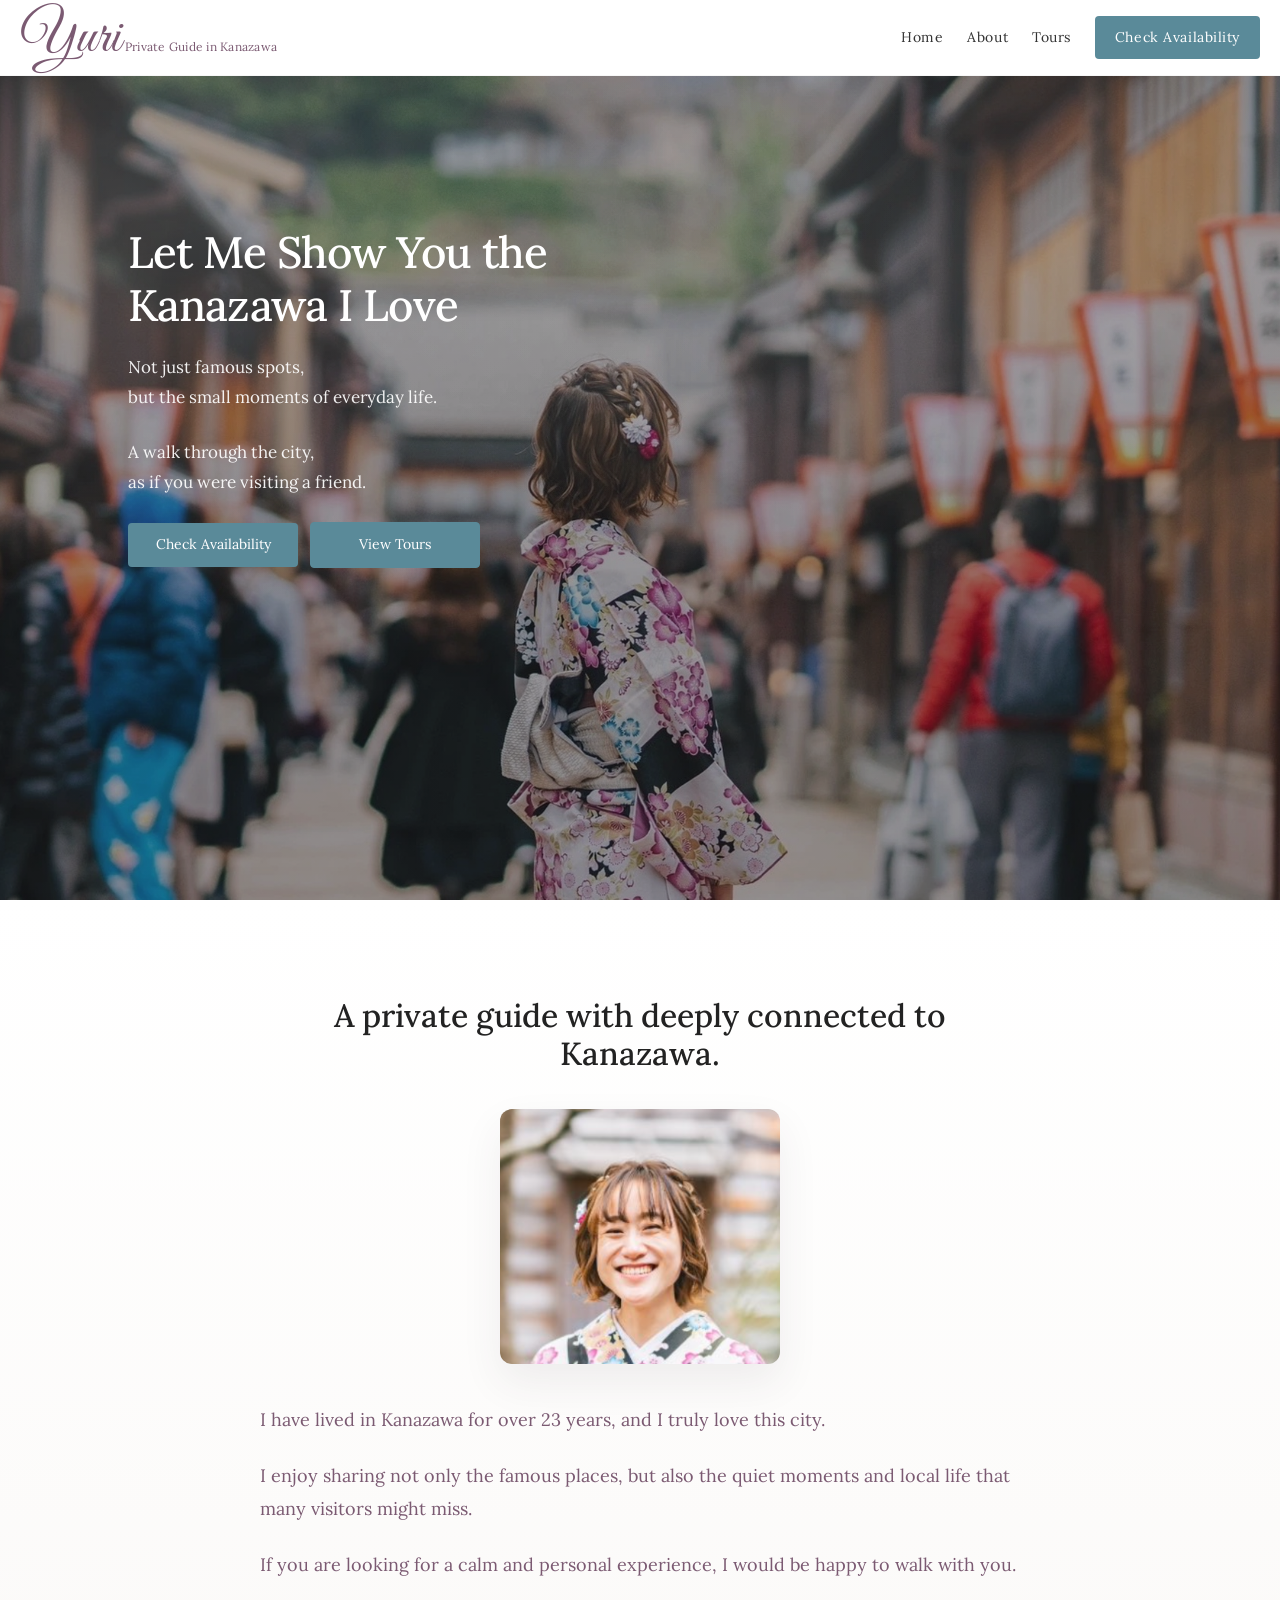
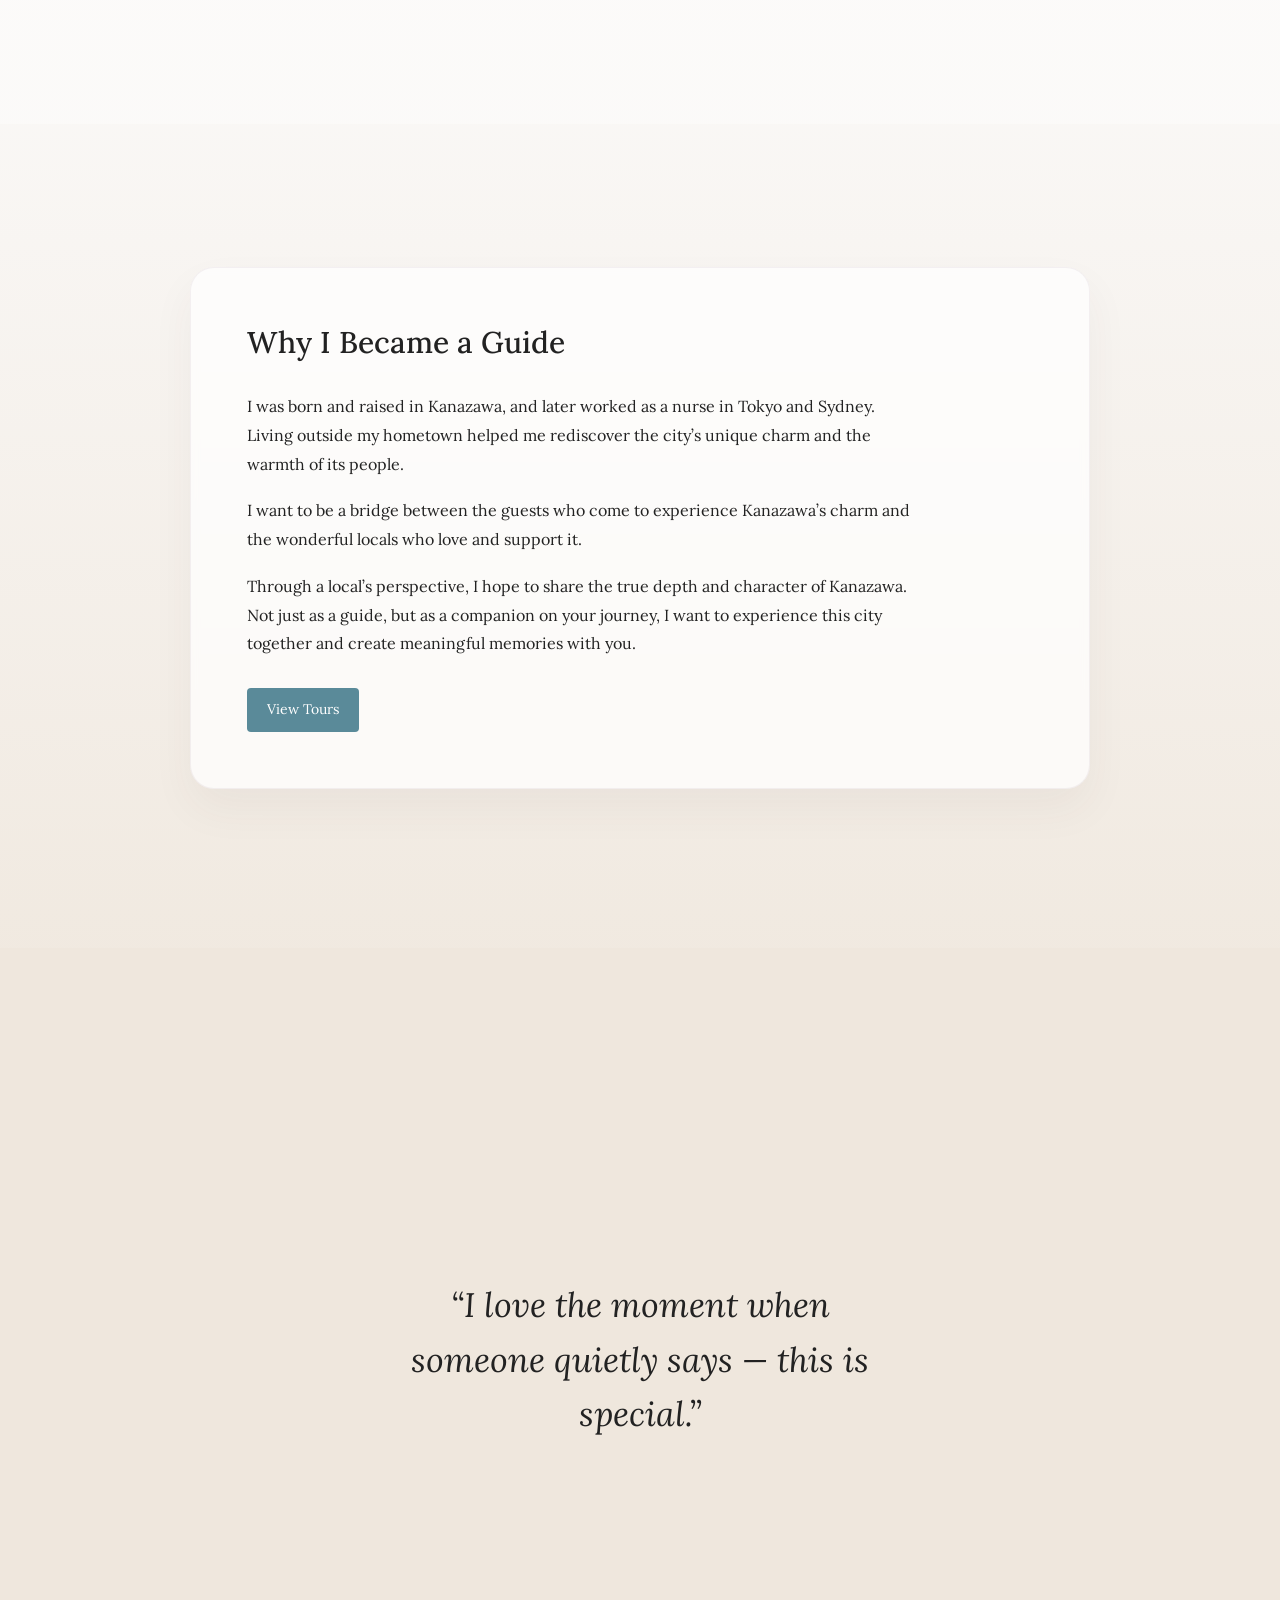
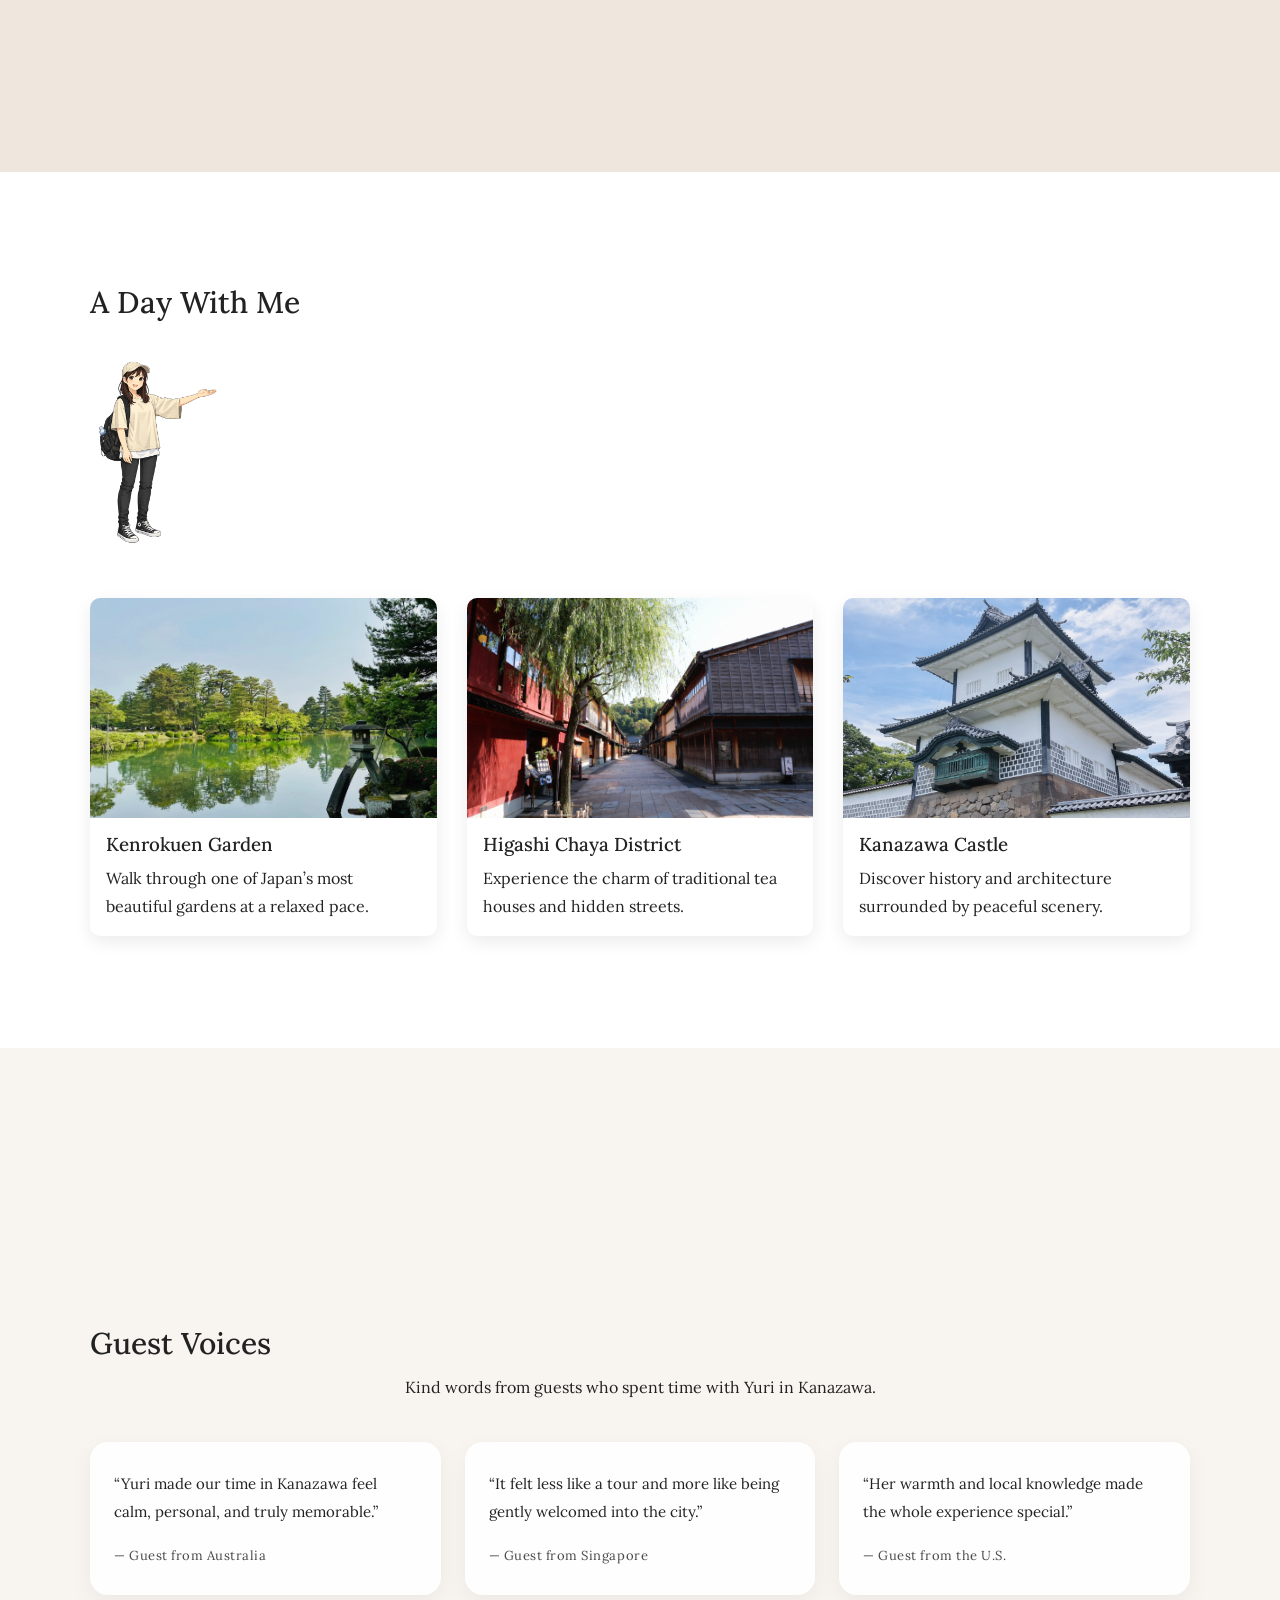
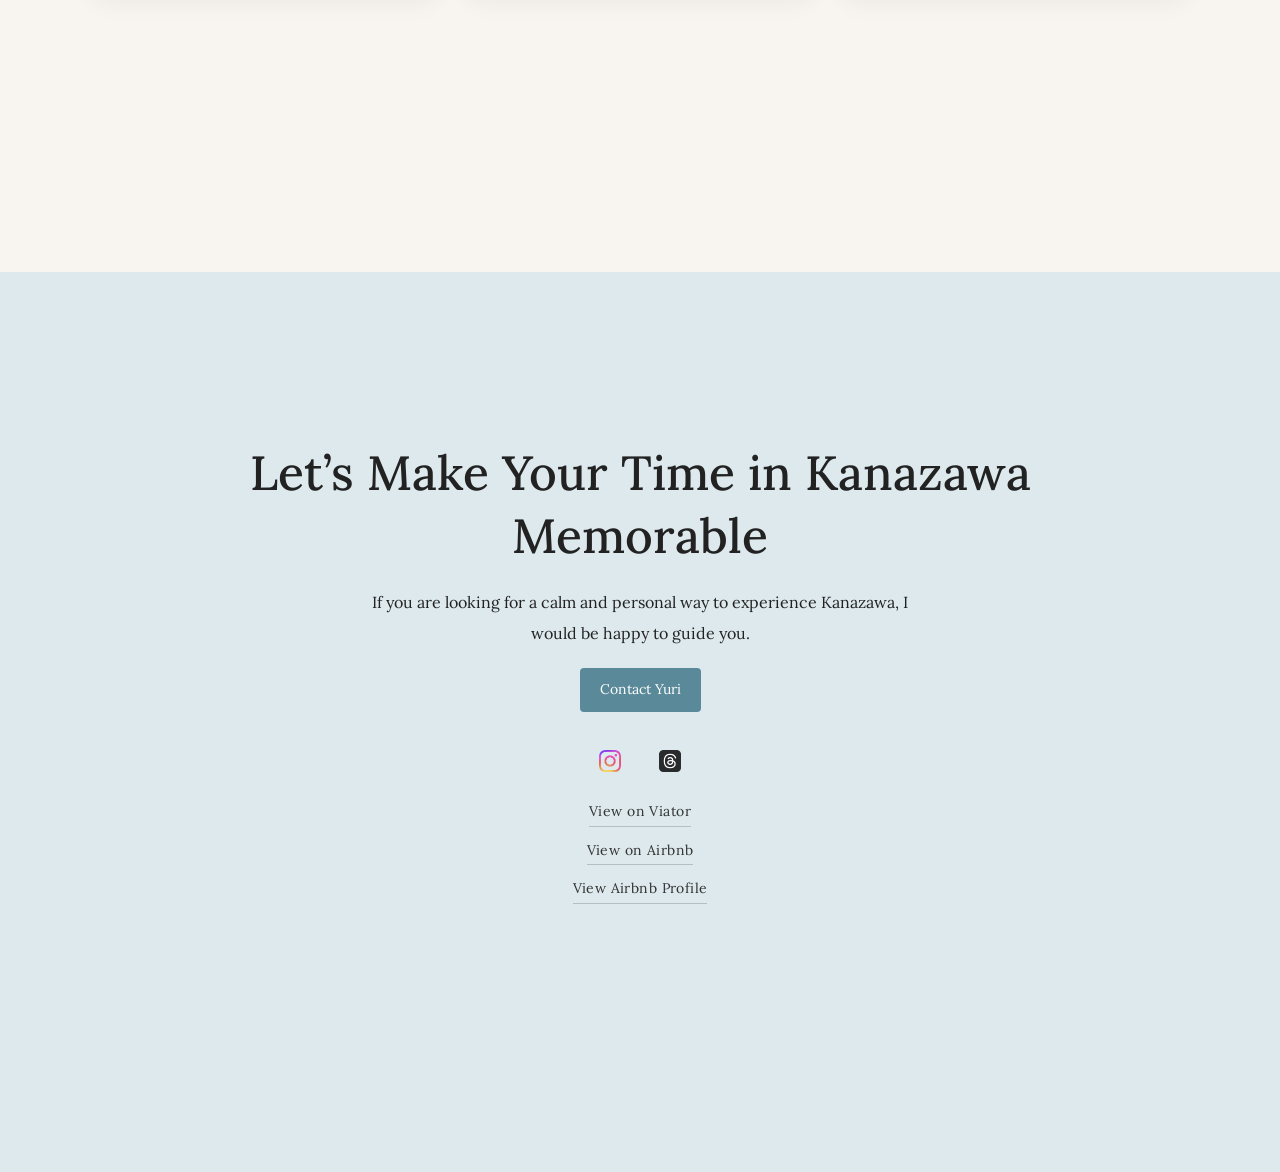
<file: index.html>
<!doctype html>
<html lang="en">
  <head>
    <meta charset="UTF-8" />
    <meta name="viewport" content="width=device-width, initial-scale=1.0" />
    <link rel="preconnect" href="https://fonts.googleapis.com" />
    <link rel="preconnect" href="https://fonts.gstatic.com" crossorigin />
    <link
      href="https://fonts.googleapis.com/css2?family=Lora:wght@400;500;600&family=Great+Vibes&display=swap"
      rel="stylesheet"
    />
    <meta name="description" content="Yuri is a private guide in Kanazawa, Japan. Join a calm, personal walking tour and discover the city's hidden charm — gardens, old streets, and everyday life." />
    <!-- OGP: Replace YOUR-DOMAIN.com with your actual domain when ready -->
    <meta property="og:type" content="website" />
    <meta property="og:site_name" content="Yuri | Private Guide in Kanazawa" />
    <meta property="og:title" content="Yuri | Private Guide in Kanazawa" />
    <meta property="og:description" content="Yuri is a private guide in Kanazawa, Japan. Join a calm, personal walking tour and discover the city's hidden charm — gardens, old streets, and everyday life." />
    <meta property="og:url" content="https://meguichi1230.github.io/kanazawa-private-guide-v2/index.html" />
    <meta property="og:image" content="https://meguichi1230.github.io/kanazawa-private-guide-v2/assets/img/hero-1.jpg" />
    <link rel="icon" type="image/png" href="assets/img/mascot-L.png" />
    <title>Yuri | Private Guide in Kanazawa</title>
    <link rel="stylesheet" href="assets/css/style.css" />
  </head>

  <body class="home">
    <!-- ===== Header ===== -->
    <header class="site-header">
      <div class="site-header__bar">
        <a class="brand" href="index.html">
          <span class="brand__name">Yuri</span>
          <span class="brand__role">Private Guide in Kanazawa</span>
        </a>
        <button
          class="menu-toggle"
          type="button"
          aria-expanded="false"
          aria-controls="site-menu"
          aria-label="Open navigation menu"
        >
          <span class="menu-toggle__lines" aria-hidden="true"></span>
        </button>
      </div>
      <nav id="site-menu" class="nav site-header__nav">
        <a href="index.html">Home</a>
        <a href="about.html">About</a>
        <a href="tours.html">Tours</a>
        <a href="contact.html" class="btn btn-primary">Check Availability</a>
      </nav>
    </header>

    <!-- ===== Hero ===== -->
    <section id="top" class="hero">
      <div class="hero-content container">
        <h1>Let Me Show You the Kanazawa I Love</h1>
        <p>
          Not just famous spots,<br />
          but the small moments of everyday life.
        </p>
        <p>
          A walk through the city,<br />
          as if you were visiting a friend.
        </p>
        <div class="hero-buttons">
          <a class="btn btn-primary" href="contact.html">Check Availability</a>
          <a class="btn btn-secondary" href="tours.html">View Tours</a>
        </div>
      </div>
    </section>

    <section id="intro" class="intro snap-panel">
      <div class="container">
        <h2>A private guide with deeply connected to Kanazawa.</h2>

        <img
          src="assets/img/yuri-portrait.png"
          alt="Yuri in Kanazawa"
          class="intro-photo"
          loading="lazy"
        />

        <p>
          I have lived in Kanazawa for over 23 years,
          and I truly love this city.
        </p>

        <p>
          I enjoy sharing not only the famous places,
          but also the quiet moments and local life
          that many visitors might miss.
        </p>

        <p>
          If you are looking for a calm and personal experience,
          I would be happy to walk with you.
        </p>
      </div>
    </section>

    <section id="about-page" class="about-page snap-panel">
      <section id="story" class="section section--loose">
        <div class="container">
          <h2>Why I Became a Guide</h2>
          <div class="story-copy">
            <p>
              I was born and raised in Kanazawa, and later worked as a nurse in
              Tokyo and Sydney. Living outside my hometown helped me rediscover
              the city’s unique charm and the warmth of its people.
            </p>
            <p>
              I want to be a bridge between the guests who come to experience
              Kanazawa’s charm and the wonderful locals who love and support
              it.
            </p>
            <p>
              Through a local’s perspective, I hope to share the true depth and
              character of Kanazawa. Not just as a guide, but as a companion on
              your journey, I want to experience this city together and create
              meaningful memories with you.
            </p>
          </div>
          <div style="margin-top: 30px;">
            <a href="tours.html" class="btn btn-primary">View Tours</a>
          </div>
        </div>
      </section>
    </section>

    <!-- ===== Quote ===== -->
    <section id="quote" class="section quote">
      <div class="container">
        <blockquote>
          “I love the moment when someone quietly says — this is special.”
        </blockquote>
      </div>
    </section>

    <!-- ===== A Day With Me ===== -->
    <section id="day" class="section">
      <div class="container">
        <h2>A Day With Me</h2>

        <div class="day-wrap">
          <img
            src="assets/img/mascot-L.png"
            alt="Yuri Mascot"
            class="mascot day-mascot"
            loading="lazy"
          />

          <div class="grid">
            <div class="card">
              <img src="assets/img/kenrokuen.jpg" alt="Kenrokuen Garden" loading="lazy" />
              <h3>Kenrokuen Garden</h3>
              <p>
                Walk through one of Japan’s most beautiful gardens at a relaxed
                pace.
              </p>
            </div>

            <div class="card">
              <img src="assets/img/higashi.jpg" alt="Higashi Chaya District" loading="lazy" />
              <h3>Higashi Chaya District</h3>
              <p>
                Experience the charm of traditional tea houses and hidden
                streets.
              </p>
            </div>

            <div class="card">
              <img
                src="assets/img/kanazawa-castle.jpg"
                alt="Kanazawa Castle"
                loading="lazy"
              />
              <h3>Kanazawa Castle</h3>
              <p>
                Discover history and architecture surrounded by peaceful
                scenery.
              </p>
            </div>
          </div>
        </div>
      </div>
    </section>

    <!-- ===== Reviews ===== -->
    <section id="voices" class="section snap snap-panel">
      <div class="container">
        <h2>Guest Voices</h2>
        <p class="section-lead">
          Kind words from guests who spent time with Yuri in Kanazawa.
        </p>

        <div class="voices-grid">
          <article class="voice-card">
            <p>
              “Yuri made our time in Kanazawa feel calm, personal, and truly
              memorable.”
            </p>
            <div class="voice-name">— Guest from Australia</div>
          </article>
          <article class="voice-card">
            <p>
              “It felt less like a tour and more like being gently welcomed into
              the city.”
            </p>
            <div class="voice-name">— Guest from Singapore</div>
          </article>
          <article class="voice-card">
            <p>
              “Her warmth and local knowledge made the whole experience
              special.”
            </p>
            <div class="voice-name">— Guest from the U.S.</div>
          </article>
        </div>
      </div>
    </section>

    <section id="cta" class="section cta snap snap-panel">
      <div class="container">
        <h2>Let’s Make Your Time in Kanazawa Memorable</h2>
        <p>
          If you are looking for a calm and personal way to experience
          Kanazawa, I would be happy to guide you.
        </p>

        <div class="cta-actions">
          <a class="btn btn-primary" href="contact.html">Contact Yuri</a>
        </div>

        <div class="cta-links">
          <div class="sns-links">
            <a
              href="https://www.instagram.com/kanazawatrip_yuri"
              target="_blank"
              rel="noopener"
              aria-label="Instagram"
              class="sns-link"
            >
              <img src="assets/img/icon-instagram.png" alt="Instagram" />
            </a>

            <a
              href="https://www.threads.com/@kanazawatrip_yuri"
              target="_blank"
              rel="noopener"
              aria-label="Threads"
              class="sns-link"
            >
              <img src="assets/img/icon-threads.png" alt="Threads" />
            </a>
          </div>

          <div class="external-links">
            <a
              class="external-link"
              href="https://www.viator.com/ja-JP/"
              target="_blank"
              rel="noopener"
            >
              View on Viator
            </a>

            <a
              class="external-link"
              href="https://www.airbnb.jp/"
              target="_blank"
              rel="noopener"
            >
              View on Airbnb
            </a>

            <a
              class="external-link"
              href="https://www.airbnb.jp/users/profile/1478832187392765787?previous_page_name=PdpExperience"
              target="_blank"
              rel="noopener"
            >
              View Airbnb Profile
            </a>
          </div>
        </div>
      </div>
    </section>

    <footer class="site-footer">
      <div class="footer-inner">
        <div class="footer-brand">
          <p class="footer-yuri">Yuri</p>
          <p class="footer-role">Private Guide in Kanazawa</p>
        </div>
        <a href="privacy.html" class="footer-link">Privacy Policy</a>
      </div>
    </footer>

    <script src="assets/js/main.js"></script>
    <script type="application/ld+json">
    {
      "@context": "https://schema.org",
      "@type": "Person",
      "name": "Yuri",
      "jobTitle": "Private Tour Guide",
      "description": "Private guide in Kanazawa, Japan with over 23 years of local knowledge. Offering calm, personal walking tours for first-time visitors.",
      "url": "https://meguichi1230.github.io/kanazawa-private-guide-v2/",
      "image": "https://meguichi1230.github.io/kanazawa-private-guide-v2/assets/img/yuri-portrait.png",
      "knowsLanguage": ["ja", "en"],
      "hasOccupation": {
        "@type": "Occupation",
        "name": "Tour Guide",
        "occupationLocation": {
          "@type": "City",
          "name": "Kanazawa",
          "addressCountry": "JP"
        }
      },
      "sameAs": [
        "https://www.instagram.com/kanazawatrip_yuri",
        "https://www.instagram.com/kanazawatrip_yuri",
        "https://www.threads.com/@kanazawatrip_yuri"
      ]
    }
    </script>
    <script src="assets/js/site.js"></script>
  </body>
</html>
</file>
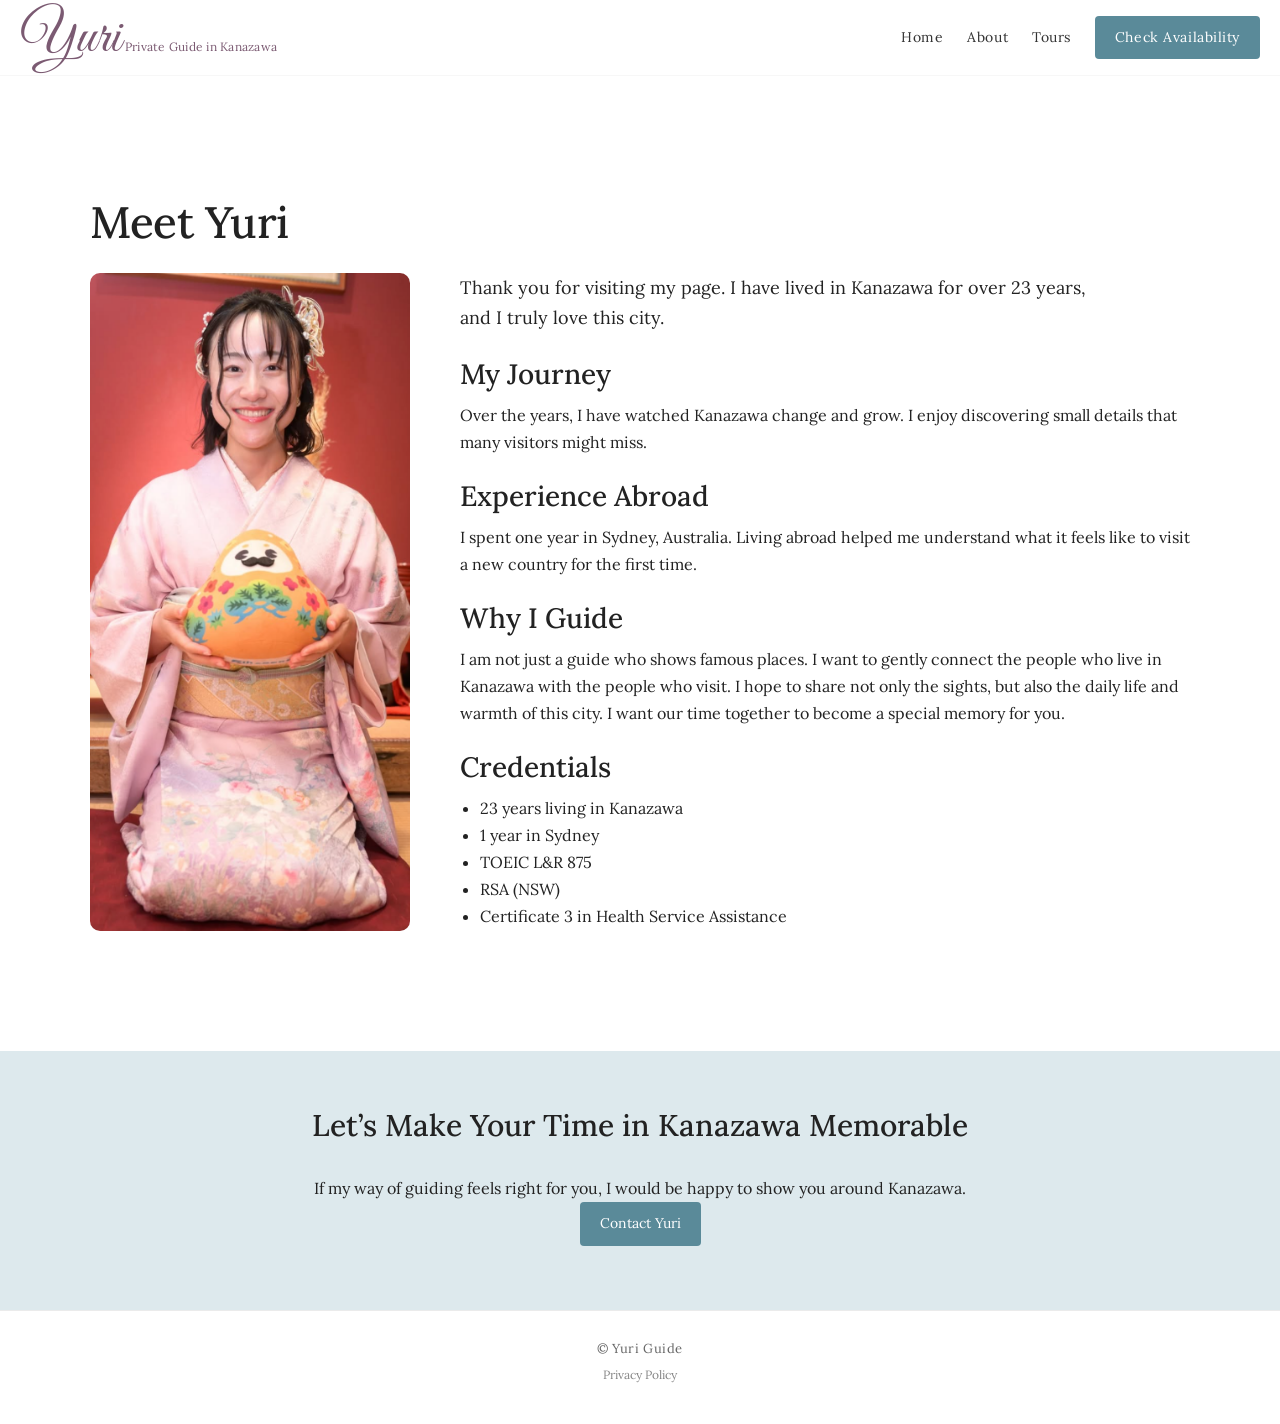
<file: about.html>
<!doctype html>
<html lang="en">
  <head>
    <meta charset="UTF-8" />
    <meta name="viewport" content="width=device-width, initial-scale=1.0" />
    <link rel="preconnect" href="https://fonts.googleapis.com" />
    <link rel="preconnect" href="https://fonts.gstatic.com" crossorigin />
    <link
      href="https://fonts.googleapis.com/css2?family=Lora:wght@400;500;600&family=Great+Vibes&display=swap"
      rel="stylesheet"
    />
    <meta name="description" content="Meet Yuri — a private guide who has lived in Kanazawa for over 23 years. Learn about her story, her year in Sydney, and why she became a guide." />
    <!-- OGP: Replace YOUR-DOMAIN.com with your actual domain when ready -->
    <meta property="og:type" content="website" />
    <meta property="og:site_name" content="Yuri | Private Guide in Kanazawa" />
    <meta property="og:title" content="About Yuri | Private Guide in Kanazawa" />
    <meta property="og:description" content="Meet Yuri — a private guide who has lived in Kanazawa for over 23 years. Learn about her story, her year in Sydney, and why she became a guide." />
    <meta property="og:url" content="https://meguichi1230.github.io/kanazawa-private-guide-v2/about.html" />
    <meta property="og:image" content="https://meguichi1230.github.io/kanazawa-private-guide-v2/assets/img/hero-1.jpg" />
    <link rel="icon" type="image/png" href="assets/img/mascot-L.png" />
    <title>About Yuri | Private Guide in Kanazawa</title>
    <link rel="stylesheet" href="assets/css/style.css" />
  </head>
  <body>
    <header class="site-header">
      <div class="site-header__bar">
        <a class="brand" href="index.html">
          <span class="brand__name">Yuri</span>
          <span class="brand__role">Private Guide in Kanazawa</span>
        </a>
        <button
          class="menu-toggle"
          type="button"
          aria-expanded="false"
          aria-controls="site-menu"
          aria-label="Open navigation menu"
        >
          <span class="menu-toggle__lines" aria-hidden="true"></span>
        </button>
      </div>
      <nav id="site-menu" class="nav site-header__nav">
        <a href="index.html">Home</a>
        <a href="about.html">About</a>
        <a href="tours.html">Tours</a>
        <a href="contact.html" class="btn btn-primary">Check Availability</a>
      </nav>
    </header>

    <section class="section">
      <div class="container">
        <h1>Meet Yuri</h1>
        <div class="about-layout">
          <div class="about-hero">
            <img
              src="assets/img/yuri-about.png"
              alt="Yuri in Kanazawa"
              class="about-photo"
              loading="lazy"
            />
          </div>

          <div class="about-content">
            <p class="lead">
              Thank you for visiting my page. I have lived in Kanazawa for over
              23 years, and I truly love this city.
            </p>
            <h2>My Journey</h2>
            <p>
              Over the years, I have watched Kanazawa change and grow. I enjoy
              discovering small details that many visitors might miss.
            </p>

            <h2>Experience Abroad</h2>
            <p>
              I spent one year in Sydney, Australia. Living abroad helped me
              understand what it feels like to visit a new country for the first
              time.
            </p>

            <h2>Why I Guide</h2>
            <p>
              I am not just a guide who shows famous places. I want to gently
              connect the people who live in Kanazawa with the people who visit.
              I hope to share not only the sights, but also the daily life and
              warmth of this city. I want our time together to become a special
              memory for you.
            </p>

            <h2>Credentials</h2>
            <ul>
              <li>23 years living in Kanazawa</li>
              <li>1 year in Sydney</li>
              <li>TOEIC L&amp;R 875</li>
              <li>RSA (NSW)</li>
              <li>Certificate 3 in Health Service Assistance</li>
            </ul>
          </div>
        </div>
      </div>
    </section>

    <section class="section cta">
      <div class="container">
        <h2>Let’s Make Your Time in Kanazawa Memorable</h2>
        <p>
          If my way of guiding feels right for you, I would be happy to show you
          around Kanazawa.
        </p>

        <div class="cta-actions">
          <a class="btn btn-primary" href="contact.html">Contact Yuri</a>
        </div>
      </div>
    </section>

    <footer class="simple-footer">
      <div class="simple-footer__inner">
        <p class="simple-footer__copy">© Yuri Guide</p>
        <a href="privacy.html" class="simple-footer__link">Privacy Policy</a>
      </div>
    </footer>
    <script src="assets/js/site.js"></script>
  </body>
</html>
</file>
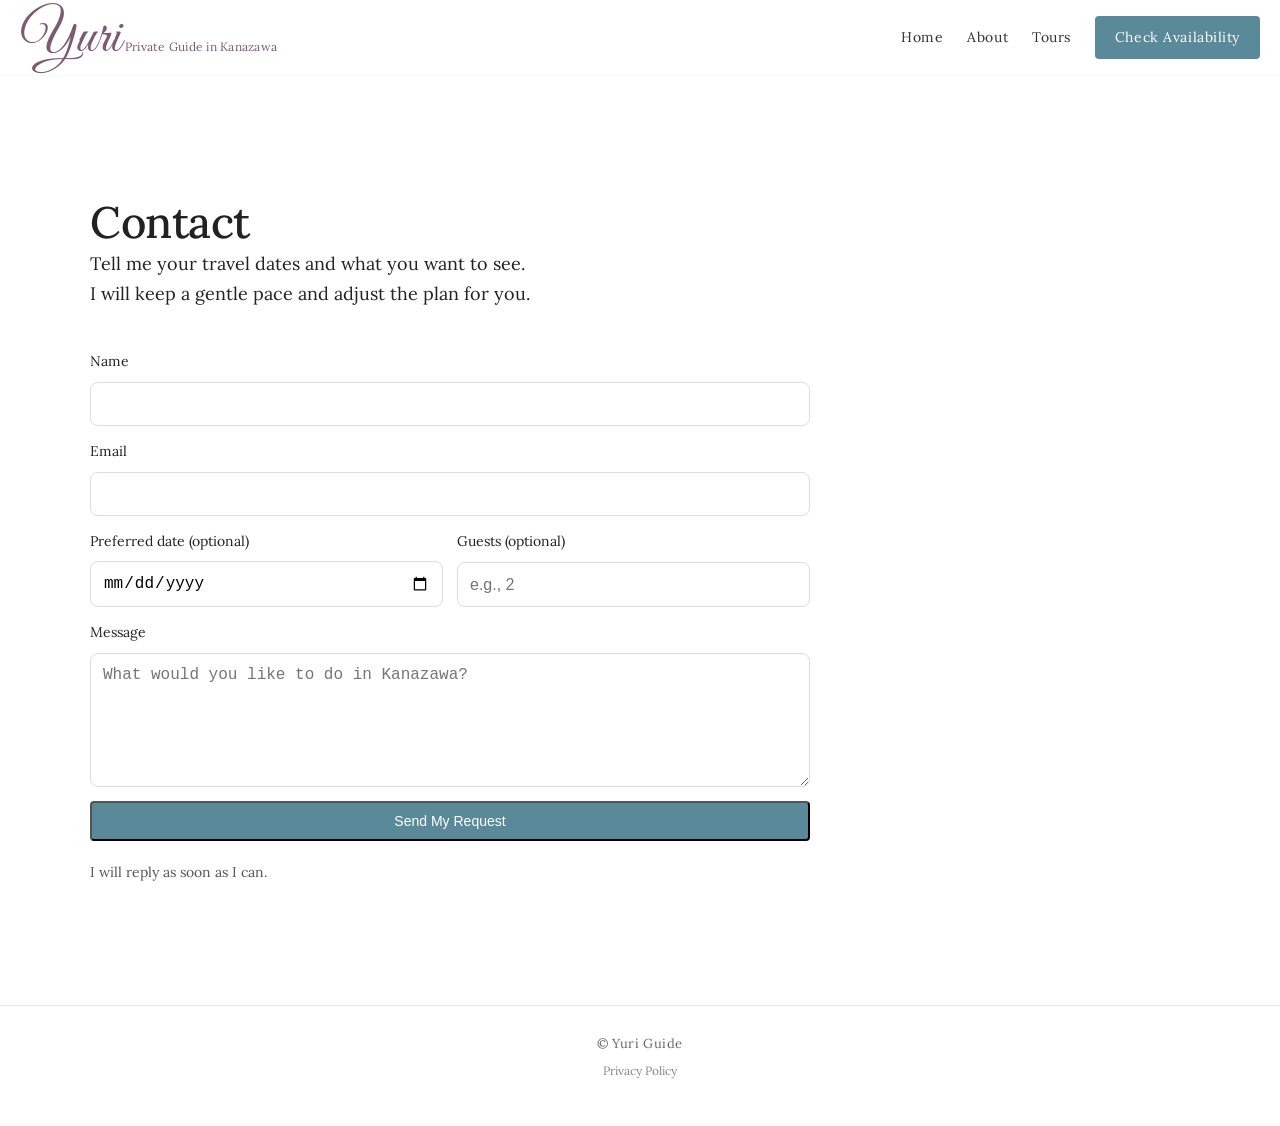
<file: contact.html>
<!doctype html>
<html lang="en">
  <head>
    <meta charset="UTF-8" />
    <meta name="viewport" content="width=device-width, initial-scale=1.0" />
    <link rel="preconnect" href="https://fonts.googleapis.com" />
    <link rel="preconnect" href="https://fonts.gstatic.com" crossorigin />
    <link
      href="https://fonts.googleapis.com/css2?family=Lora:wght@400;500;600&family=Great+Vibes&display=swap"
      rel="stylesheet"
    />
    <meta name="description" content="Contact Yuri to check availability for a private tour in Kanazawa. Tell her your travel dates and she will create a plan just for you." />
    <!-- OGP: Replace YOUR-DOMAIN.com with your actual domain when ready -->
    <meta property="og:type" content="website" />
    <meta property="og:site_name" content="Yuri | Private Guide in Kanazawa" />
    <meta property="og:title" content="Contact Yuri | Private Guide in Kanazawa" />
    <meta property="og:description" content="Contact Yuri to check availability for a private tour in Kanazawa. Tell her your travel dates and she will create a plan just for you." />
    <meta property="og:url" content="https://meguichi1230.github.io/kanazawa-private-guide-v2/contact.html" />
    <meta property="og:image" content="https://meguichi1230.github.io/kanazawa-private-guide-v2/assets/img/hero-1.jpg" />
    <link rel="icon" type="image/png" href="assets/img/mascot-L.png" />
    <title>Contact Yuri | Private Guide in Kanazawa</title>
    <link rel="stylesheet" href="assets/css/style.css" />
  </head>
  <body>
    <header class="site-header">
      <div class="site-header__bar">
        <a class="brand" href="index.html">
          <span class="brand__name">Yuri</span>
          <span class="brand__role">Private Guide in Kanazawa</span>
        </a>
        <button
          class="menu-toggle"
          type="button"
          aria-expanded="false"
          aria-controls="site-menu"
          aria-label="Open navigation menu"
        >
          <span class="menu-toggle__lines" aria-hidden="true"></span>
        </button>
      </div>
      <nav id="site-menu" class="nav site-header__nav">
        <a href="index.html">Home</a>
        <a href="about.html">About</a>
        <a href="tours.html">Tours</a>
        <a href="contact.html" class="btn btn-primary">Check Availability</a>
      </nav>
    </header>

    <section class="section">
      <div class="container">
        <h1>Contact</h1>
        <p class="lead">
          Tell me your travel dates and what you want to see.<br />
          I will keep a gentle pace and adjust the plan for you.
        </p>

        <form id="form" class="contact-form" action="#" method="post">
          <label>
            Name
            <input type="text" name="name" autocomplete="name" required />
          </label>

          <label>
            Email
            <input type="email" name="email" autocomplete="email" required />
          </label>

          <div class="form-row">
            <label>
              Preferred date (optional)
              <input type="date" name="date" />
            </label>

            <label>
              Guests (optional)
              <input type="number" name="guests" min="1" placeholder="e.g., 2" />
            </label>
          </div>

          <label>
            Message
            <textarea
              name="message"
              rows="6"
              placeholder="What would you like to do in Kanazawa?"
              required
            ></textarea>
          </label>

          <button type="submit" class="btn btn-primary">Send My Request</button>

          <p class="form-note">I will reply as soon as I can.</p>
        </form>
      </div>
    </section>

    <footer class="simple-footer">
      <div class="simple-footer__inner">
        <p class="simple-footer__copy">© Yuri Guide</p>
        <a href="privacy.html" class="simple-footer__link">Privacy Policy</a>
      </div>
    </footer>
    <script src="assets/js/site.js"></script>
  </body>
</html>
</file>
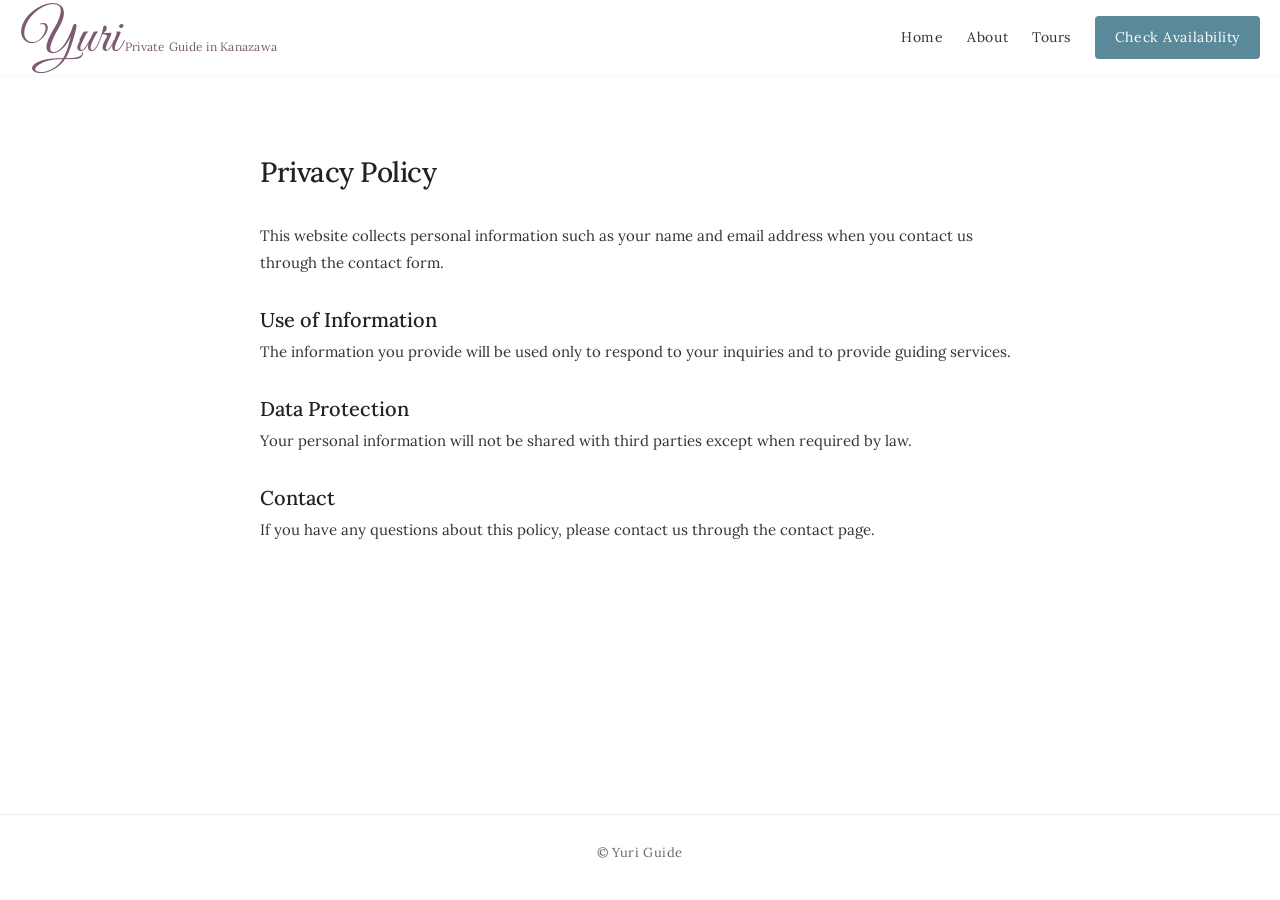
<file: privacy.html>
<!doctype html>
<html lang="en">
  <head>
    <meta charset="UTF-8" />
    <meta name="viewport" content="width=device-width, initial-scale=1.0" />
    <link rel="preconnect" href="https://fonts.googleapis.com" />
    <link rel="preconnect" href="https://fonts.gstatic.com" crossorigin />
    <link
      href="https://fonts.googleapis.com/css2?family=Lora:wght@400;500;600&family=Great+Vibes&display=swap"
      rel="stylesheet"
    />
    <meta name="description" content="Privacy Policy for Yuri's private guide website. Learn how your personal information is collected and used." />
    <!-- OGP: Replace YOUR-DOMAIN.com with your actual domain when ready -->
    <meta property="og:type" content="website" />
    <meta property="og:site_name" content="Yuri | Private Guide in Kanazawa" />
    <meta property="og:title" content="Privacy Policy | Yuri's Private Guide in Kanazawa" />
    <meta property="og:description" content="Privacy Policy for Yuri's private guide website. Learn how your personal information is collected and used." />
    <meta property="og:url" content="https://meguichi1230.github.io/kanazawa-private-guide-v2/privacy.html" />
    <meta property="og:image" content="https://meguichi1230.github.io/kanazawa-private-guide-v2/assets/img/hero-1.jpg" />
    <link rel="icon" type="image/png" href="assets/img/mascot-L.png" />
    <title>Privacy Policy | Yuri's Private Guide in Kanazawa</title>
    <link rel="stylesheet" href="assets/css/style.css" />
  </head>

  <body>
    <header class="site-header">
      <div class="site-header__bar">
        <a class="brand" href="index.html">
          <span class="brand__name">Yuri</span>
          <span class="brand__role">Private Guide in Kanazawa</span>
        </a>
        <button
          class="menu-toggle"
          type="button"
          aria-expanded="false"
          aria-controls="site-menu"
          aria-label="Open navigation menu"
        >
          <span class="menu-toggle__lines" aria-hidden="true"></span>
        </button>
      </div>
      <nav id="site-menu" class="nav site-header__nav">
        <a href="index.html">Home</a>
        <a href="about.html">About</a>
        <a href="tours.html">Tours</a>
        <a href="contact.html" class="btn btn-primary">Check Availability</a>
      </nav>
    </header>

    <main class="privacy">
      <h1>Privacy Policy</h1>

      <p>
        This website collects personal information such as your name and email
        address when you contact us through the contact form.
      </p>

      <h2>Use of Information</h2>
      <p>
        The information you provide will be used only to respond to your
        inquiries and to provide guiding services.
      </p>

      <h2>Data Protection</h2>
      <p>
        Your personal information will not be shared with third parties except
        when required by law.
      </p>

      <h2>Contact</h2>
      <p>
        If you have any questions about this policy, please contact us through
        the contact page.
      </p>
    </main>

    <footer class="simple-footer">
      <div class="simple-footer__inner">
        <p class="simple-footer__copy">© Yuri Guide</p>
      </div>
    </footer>
    <script src="assets/js/site.js"></script>
  </body>
</html>
</file>
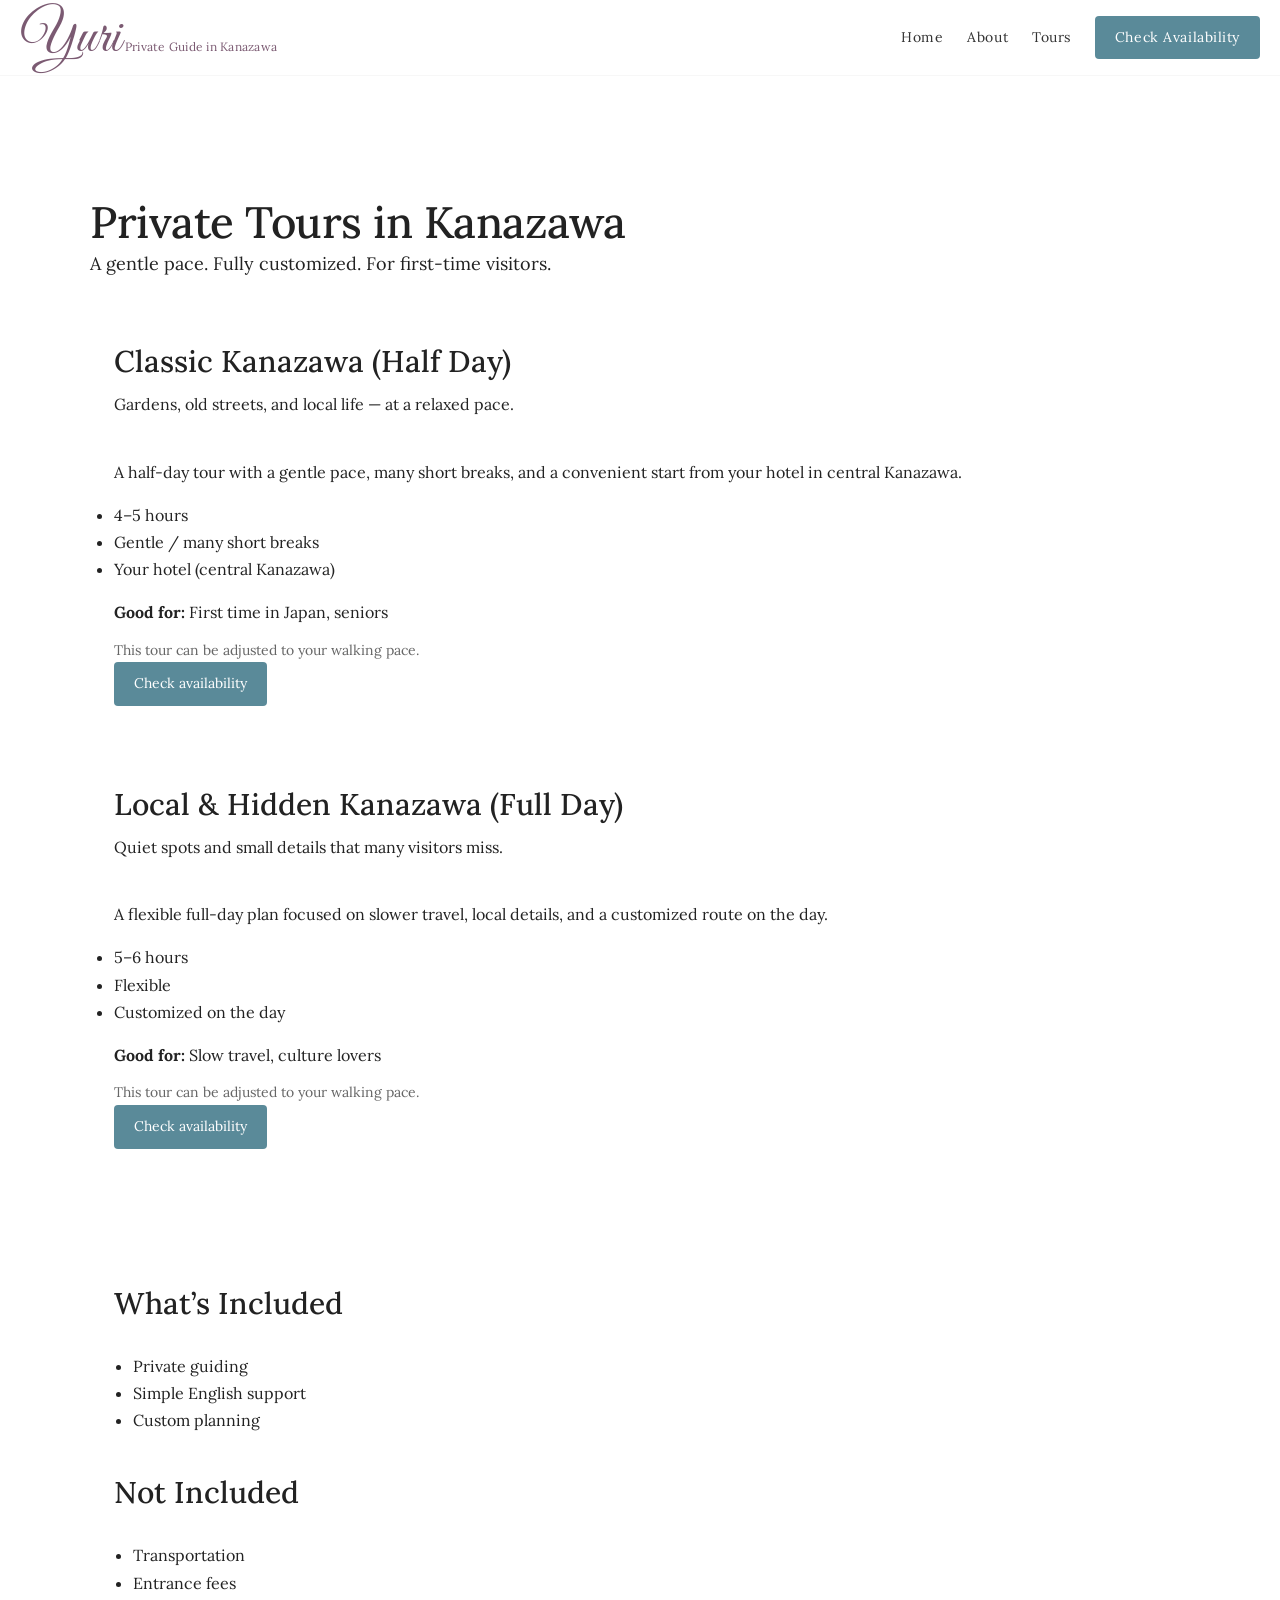
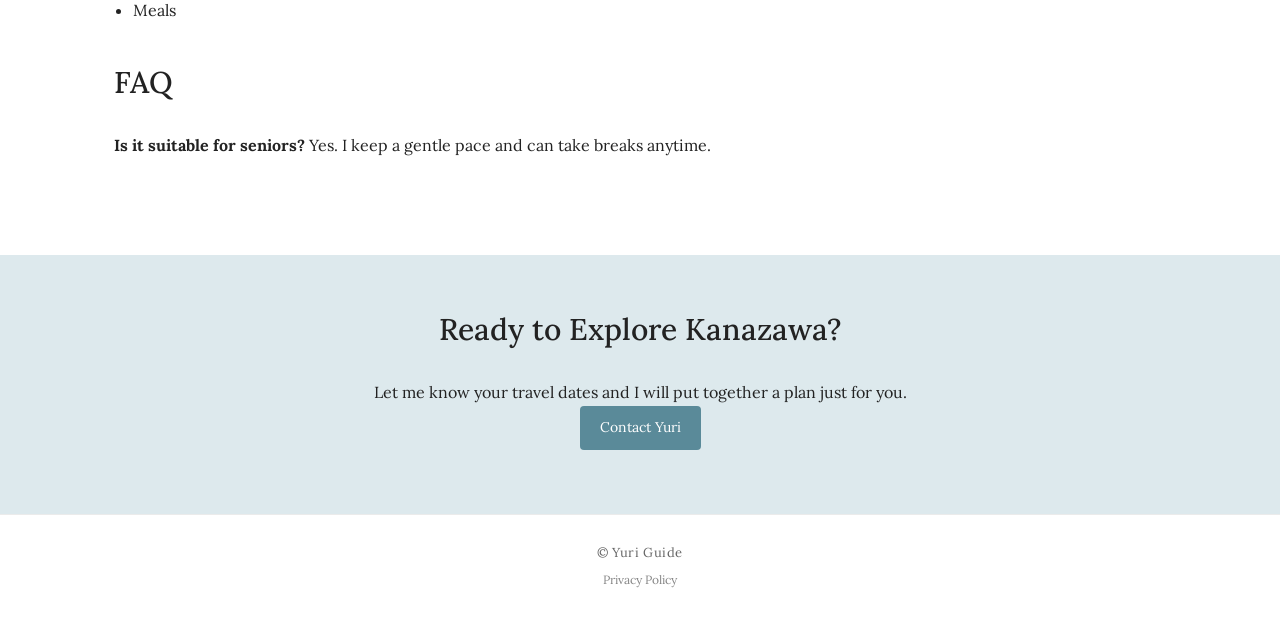
<file: tours.html>
<!doctype html>
<html lang="en">
  <head>
    <meta charset="UTF-8" />
    <meta name="viewport" content="width=device-width, initial-scale=1.0" />
    <link rel="preconnect" href="https://fonts.googleapis.com" />
    <link rel="preconnect" href="https://fonts.gstatic.com" crossorigin />
    <link
      href="https://fonts.googleapis.com/css2?family=Lora:wght@400;500;600&family=Great+Vibes&display=swap"
      rel="stylesheet"
    />
    <meta name="description" content="Explore Kanazawa at a gentle pace with Yuri's private tours. Half-day and full-day options available, fully customized for first-time visitors." />
    <!-- OGP: Replace YOUR-DOMAIN.com with your actual domain when ready -->
    <meta property="og:type" content="website" />
    <meta property="og:site_name" content="Yuri | Private Guide in Kanazawa" />
    <meta property="og:title" content="Private Tours in Kanazawa | Yuri's Private Guide" />
    <meta property="og:description" content="Explore Kanazawa at a gentle pace with Yuri's private tours. Half-day and full-day options available, fully customized for first-time visitors." />
    <meta property="og:url" content="https://meguichi1230.github.io/kanazawa-private-guide-v2/tours.html" />
    <meta property="og:image" content="https://meguichi1230.github.io/kanazawa-private-guide-v2/assets/img/hero-1.jpg" />
    <link rel="icon" type="image/png" href="assets/img/mascot-L.png" />
    <title>Private Tours in Kanazawa | Yuri's Private Guide</title>
    <link rel="stylesheet" href="assets/css/style.css" />
  </head>

  <body>
    <!-- ===== Header ===== -->
    <header class="site-header">
      <div class="site-header__bar">
        <a class="brand" href="index.html">
          <span class="brand__name">Yuri</span>
          <span class="brand__role">Private Guide in Kanazawa</span>
        </a>
        <button
          class="menu-toggle"
          type="button"
          aria-expanded="false"
          aria-controls="site-menu"
          aria-label="Open navigation menu"
        >
          <span class="menu-toggle__lines" aria-hidden="true"></span>
        </button>
      </div>
      <nav id="site-menu" class="nav site-header__nav">
        <a href="index.html">Home</a>
        <a href="about.html">About</a>
        <a href="tours.html">Tours</a>
        <a href="contact.html" class="btn btn-primary">Check Availability</a>
      </nav>
    </header>

    <!-- ===== Main ===== -->
    <main class="page tours-page">
      <!-- ===== Tours Overview ===== -->
      <section class="section tours-overview">
        <div class="container">
          <h1>Private Tours in Kanazawa</h1>
          <p class="lead">
            A gentle pace. Fully customized. For first-time visitors.
          </p>

          <div class="tour-grid">
            <!-- ===== Card 1 ===== -->
            <article class="tour-card">
              <h2 class="tour-title">Classic Kanazawa (Half Day)</h2>
              <p class="tour-summary">
                Gardens, old streets, and local life — at a relaxed pace.
              </p>
              <p>
                A half-day tour with a gentle pace, many short breaks, and a
                convenient start from your hotel in central Kanazawa.
              </p>

              <ul class="tour-facts">
                <li>4–5 hours</li>
                <li>Gentle / many short breaks</li>
                <li>Your hotel (central Kanazawa)</li>
              </ul>

              <p class="tour-goodfor">
                <strong>Good for:</strong> First time in Japan, seniors
              </p>

              <p class="tour-note">
                This tour can be adjusted to your walking pace.
              </p>

              <a class="btn btn-primary" href="contact.html#form">
                Check availability
              </a>
            </article>

            <!-- ===== Card 2 ===== -->
            <article class="tour-card">
              <h2 class="tour-title">Local &amp; Hidden Kanazawa (Full Day)</h2>
              <p class="tour-summary">
                Quiet spots and small details that many visitors miss.
              </p>
              <p>
                A flexible full-day plan focused on slower travel, local
                details, and a customized route on the day.
              </p>

              <ul class="tour-facts">
                <li>5–6 hours</li>
                <li>Flexible</li>
                <li>Customized on the day</li>
              </ul>

              <p class="tour-goodfor">
                <strong>Good for:</strong> Slow travel, culture lovers
              </p>

              <p class="tour-note">
                This tour can be adjusted to your walking pace.
              </p>

              <a class="btn btn-primary" href="contact.html#form">
                Check availability
              </a>
            </article>
          </div>
        </div>
      </section>

      <!-- ===== Notes（ここが今回の修正ポイント）===== -->
      <section class="tour-notes section">
        <div class="container">
          <div class="tour-notes-inner">
            <h2>What’s Included</h2>
            <ul>
              <li>Private guiding</li>
              <li>Simple English support</li>
              <li>Custom planning</li>
            </ul>

            <h2>Not Included</h2>
            <ul>
              <li>Transportation</li>
              <li>Entrance fees</li>
              <li>Meals</li>
            </ul>

            <h2>FAQ</h2>
            <p>
              <strong>Is it suitable for seniors?</strong> Yes. I keep a gentle
              pace and can take breaks anytime.
            </p>
          </div>
        </div>
      </section>

      <!-- ===== CTA ===== -->
      <section class="section cta">
        <div class="container">
          <h2>Ready to Explore Kanazawa?</h2>
          <p>
            Let me know your travel dates and I will put together a plan just
            for you.
          </p>

          <div class="cta-actions">
            <a class="btn btn-primary" href="contact.html">Contact Yuri</a>
          </div>
        </div>
      </section>
    </main>

    <!-- ===== Footer ===== -->
    <footer class="simple-footer">
      <div class="simple-footer__inner">
        <p class="simple-footer__copy">© Yuri Guide</p>
        <a href="privacy.html" class="simple-footer__link">Privacy Policy</a>
      </div>
    </footer>
  <script type="application/ld+json">
  [
    {
      "@context": "https://schema.org",
      "@type": "Service",
      "name": "Classic Kanazawa (Half Day)",
      "description": "A half-day private tour of Kanazawa at a gentle pace — gardens, old streets, and local life. Many short breaks, starting from your hotel in central Kanazawa.",
      "provider": {
        "@type": "Person",
        "name": "Yuri",
        "url": "https://meguichi1230.github.io/kanazawa-private-guide-v2/"
      },
      "areaServed": {
        "@type": "City",
        "name": "Kanazawa",
        "addressCountry": "JP"
      },
      "serviceType": "Private Tour"
    },
    {
      "@context": "https://schema.org",
      "@type": "Service",
      "name": "Local & Hidden Kanazawa (Full Day)",
      "description": "A flexible full-day private tour focused on quiet spots and small details that many visitors miss. Customized route on the day.",
      "provider": {
        "@type": "Person",
        "name": "Yuri",
        "url": "https://meguichi1230.github.io/kanazawa-private-guide-v2/"
      },
      "areaServed": {
        "@type": "City",
        "name": "Kanazawa",
        "addressCountry": "JP"
      },
      "serviceType": "Private Tour"
    }
  ]
  </script>
  <script src="assets/js/site.js"></script>
  </body>
</html>
</file>
<file: assets/css/style.css>
/* =========================
   Base
========================= */
* {
  margin: 0;
  padding: 0;
  box-sizing: border-box;
}

:root {
  /* spacing */
  --space-1: 8px;
  --space-2: 12px;
  --space-3: 16px;
  --space-4: 24px;
  --space-5: 32px;
  --space-6: 48px;
  --space-7: 72px;
  --space-8: 96px;
  --space-section-standard: 88px;
  --space-section-quote: 72px;
  --space-section-wide: 112px;

  --section-y: clamp(72px, 9vw, 120px);
  --section-y-tight: clamp(48px, 6vw, 84px);
  --section-y-loose: clamp(96px, 11vw, 150px);

  /* colors */
  --color-brand: #7b5a72;
  --color-accent: #5a8a99;
  --color-text: #222;
  --color-bg: #ffffff;
  --color-bg-soft: #f7f4f1;
  --color-quote: #efe7dd;
  --color-cta: #dde9ed;
  --color-subtext: #7b5a72;
  --color-nav: #333;
  --color-muted: #666;
  --color-border: #ddd;
  --color-footer-role: #5b5b5b;
  --img-tone: brightness(0.92) contrast(0.95) saturate(0.92);

  --header-offset: 76px;
  --footer-offset: 97px;
}

html {
  scroll-behavior: smooth;
  scroll-snap-type: y proximity;
  scroll-padding-top: var(--header-offset);
}

body {
  min-height: 100vh;
  display: flex;
  flex-direction: column;
  font-family: "Lora", serif;
  font-size: 16px;
  line-height: 1.7;
  font-weight: 400;
  color: var(--color-text);
  background: var(--color-bg);
  padding-top: var(--header-offset);
}

main {
  flex: 1;
}

img {
  display: block;
  max-width: 100%;
}

h1,
h2,
h3 {
  font-family: "Lora", serif;
  font-weight: 500;
  line-height: 1.2;
}

h1 {
  font-size: 44px;
  line-height: 1.2;
  letter-spacing: -0.5px;
}

h2 {
  font-size: 30px;
  margin: 0 0 var(--space-5);
}

p + p {
  margin-top: var(--space-4);
}

p + ul,
ul + p {
  margin-top: var(--space-4);
}

/* =========================
   Layout
========================= */
.container {
  width: 90%;
  max-width: 1100px;
  margin: 0 auto;
}

.section {
  padding: 120px 20px;
}

.section--tight {
  padding: var(--section-y-tight) 0;
}

.section--loose {
  padding: var(--section-y-loose) 0;
}

.lead {
  font-size: 18px;
  line-height: 1.7;
  margin-bottom: 40px;
  max-width: 60ch;
}

.plain-list {
  list-style: none;
  padding-left: 0;
}

.plain-list li + li {
  margin-top: 8px;
}

/* =========================
   Header / Brand / Nav
========================= */
.site-header {
  position: fixed;
  top: 0;
  left: 0;
  right: 0;
  z-index: 1000;
  display: flex;
  justify-content: space-between;
  align-items: center;
  height: 76px;
  padding: 0 20px;
  background: rgba(255, 255, 255, 0.85);
  backdrop-filter: blur(10px);
  border-bottom: 1px solid rgba(0, 0, 0, 0.03);
  transition:
    transform 0.35s ease,
    opacity 0.35s ease;
}

.site-header.is-hidden {
  opacity: 0;
  pointer-events: none;
  transform: translateY(-100%);
}

.brand {
  display: inline-flex;
  align-items: baseline;
  gap: 4px;
  line-height: 1;
  text-decoration: none;
}

.brand:hover {
  opacity: 0.9;
}

.brand__name {
  font-family: "Great Vibes", cursive;
  font-size: 56px;
  font-weight: 400;
  line-height: 1;
  letter-spacing: 0;
  color: var(--color-brand);
}

.brand__role {
  display: flex;
  flex-direction: column;
  font-family: "Lora", serif;
  font-size: 12px;
  line-height: 1.15;
  letter-spacing: 0.02em;
  color: var(--color-subtext);
  padding-bottom: 4px;
}

.header-nav a,
nav a {
  font-family: "Lora", serif;
  font-weight: 400;
  letter-spacing: 0.04em;
}

.nav a {
  margin-left: 20px;
  text-decoration: none;
  color: var(--color-nav);
  font-size: 14px;
}

.nav a:hover {
  opacity: 0.7;
}

.site-header .btn-primary {
  color: #fff;
}

.menu-toggle {
  display: none;
  align-items: center;
  justify-content: center;
  width: 44px;
  height: 44px;
  border: 0;
  border-radius: 999px;
  background: transparent;
  color: var(--color-nav);
  cursor: pointer;
  transition:
    background 0.2s ease,
    opacity 0.2s ease;
}

.menu-toggle:hover {
  background: rgba(90, 138, 153, 0.1);
}

.menu-toggle__lines,
.menu-toggle__lines::before,
.menu-toggle__lines::after {
  display: block;
  width: 18px;
  height: 2px;
  border-radius: 999px;
  background: currentColor;
  transition:
    transform 0.24s ease,
    opacity 0.24s ease;
}

.menu-toggle__lines {
  position: relative;
}

.menu-toggle__lines::before,
.menu-toggle__lines::after {
  content: "";
  position: absolute;
  left: 0;
}

.menu-toggle__lines::before {
  top: -6px;
}

.menu-toggle__lines::after {
  top: 6px;
}

.menu-toggle[aria-expanded="true"] .menu-toggle__lines {
  transform: rotate(45deg);
}

.menu-toggle[aria-expanded="true"] .menu-toggle__lines::before {
  transform: translateY(6px) rotate(-90deg);
}

.menu-toggle[aria-expanded="true"] .menu-toggle__lines::after {
  opacity: 0;
}

/* =========================
   Focus Styles
========================= */
a:focus-visible,
button:focus-visible,
input:focus-visible,
textarea:focus-visible,
select:focus-visible {
  outline: 2px solid var(--color-accent);
  outline-offset: 3px;
  border-radius: 3px;
}

/* =========================
   Buttons
========================= */
.btn {
  display: inline-block;
  padding: 10px 20px;
  border-radius: 4px;
  text-decoration: none;
  font-size: 14px;
  transition: 0.3s;
}

.btn-primary {
  background: var(--color-accent);
  color: var(--color-bg);
}

.btn-primary:hover {
  opacity: 0.85;
}

.btn-secondary {
  background: transparent;
  border: 1px solid var(--color-bg);
  color: var(--color-bg);
}

.btn-secondary:hover {
  background: rgba(255, 255, 255, 0.15);
}

/* =========================
   Scroll Snap Targets
========================= */
.hero,
#intro,
#about-page,
#quote,
#day,
#voices,
#cta {
  scroll-snap-align: start;
}

.snap {
  min-height: calc(100svh - var(--header-offset));
  display: flex;
  align-items: center;
}

/* =========================
   Hero
========================= */
.hero {
  height: calc(100vh - var(--header-offset));
  min-height: calc(100svh - var(--header-offset));
  position: relative;
  overflow: hidden;
  background: #1f2528;
  color: var(--color-bg);
  text-align: left;
  display: flex;
  align-items: flex-start;
}

.hero-bg {
  position: absolute;
  inset: 0;
  background-position: center;
  background-size: cover;
  background-repeat: no-repeat;
  filter: brightness(0.95) contrast(0.97) saturate(0.95);
  opacity: 0;
  transform: scale(1.03);
  transition:
    opacity 1.4s ease,
    transform 6s ease;
}

.hero-1 {
  filter: brightness(0.98) contrast(0.97) saturate(0.95);
}

.hero-bg::after {
  content: "";
  position: absolute;
  inset: 0;
  background: rgba(123, 90, 114, 0.12);
}

.hero-bg.is-active {
  opacity: 1;
  transform: scale(1);
}

.hero::before {
  content: "";
  position: absolute;
  inset: 0;
  z-index: 1;
  pointer-events: none;
  background: linear-gradient(rgba(0, 0, 0, 0.34), rgba(0, 0, 0, 0.34));
}

.hero::after {
  content: "";
  position: absolute;
  inset: 0;
  z-index: 1;
  pointer-events: none;
  background:
    radial-gradient(
      120% 90% at 10% 15%,
      rgba(255, 255, 255, 0.18),
      rgba(255, 255, 255, 0) 55%
    ),
    radial-gradient(
      100% 80% at 85% 20%,
      rgba(255, 255, 255, 0.14),
      rgba(255, 255, 255, 0) 60%
    );
}

.hero-content {
  position: relative;
  z-index: 2;
  max-width: 520px;
  margin-top: 150px;
}

.hero .hero-content.container {
  margin-left: 10%;
  margin-right: 0;
}

.hero h1 {
  max-width: 32ch;
  margin-bottom: 20px;
  line-height: 1.2;
  letter-spacing: -0.02em;
  white-space: normal;
}

.hero p {
  margin-bottom: 24px;
  font-size: 17px;
  line-height: 1.8;
  max-width: 34ch;
  color: rgba(255, 255, 255, 0.92);
}

.hero-buttons {
  display: flex;
  gap: 12px;
  flex-wrap: wrap;
  align-items: center;
}

.hero-buttons .btn {
  min-width: 170px;
  text-align: center;
}

.hero-buttons .btn-secondary {
  background: var(--color-accent);
  border: 1px solid var(--color-accent);
  color: var(--color-bg);
}

.hero-buttons .btn-secondary:hover {
  opacity: 0.85;
  background: var(--color-accent);
}

/* =========================
   About Flow
========================= */
.snap-panel {
  min-height: calc(100svh - var(--header-offset));
  display: flex;
  flex-direction: column;
  justify-content: center;
}

.intro {
  min-height: calc(100vh - var(--header-offset));
  min-height: calc(100svh - var(--header-offset));
  padding: 112px 20px 84px;
  text-align: center;
  display: flex;
  align-items: center;
  background:
    linear-gradient(
      180deg,
      rgba(255, 255, 255, 1) 0%,
      rgba(247, 244, 241, 0.48) 100%
    );
}

#intro {
  padding-top: 56px;
}

.intro .container {
  width: 100%;
  max-width: 760px;
  text-align: left;
}

.intro h2 {
  font-size: 32px;
  margin-bottom: 36px;
  color: var(--color-text);
  text-align: center;
}

.intro-photo {
  width: min(280px, 70vw);
  margin: 0 auto 40px;
  border-radius: 12px;
  box-shadow: 0 18px 40px rgba(70, 56, 64, 0.08);
}

.intro p {
  font-size: 18px;
  line-height: 1.8;
  color: var(--color-subtext);
  margin-bottom: 18px;
}

#about-page {
  position: relative;
  background:
    linear-gradient(
      180deg,
      rgba(247, 244, 241, 0.72) 0%,
      rgba(239, 231, 221, 0.9) 100%
    );
}

#story .container {
  max-width: 900px;
  padding: clamp(36px, 5vw, 56px);
  background: rgba(255, 255, 255, 0.72);
  border: 1px solid rgba(123, 90, 114, 0.08);
  border-radius: 24px;
  box-shadow: 0 20px 44px rgba(73, 58, 67, 0.05);
  backdrop-filter: blur(4px);
}

#story.section {
  padding-top: clamp(76px, 9vw, 112px);
  padding-bottom: clamp(92px, 10vw, 128px);
}

#story h2 {
  margin-bottom: 32px;
}

#story .story-copy {
  max-width: 42rem;
  line-height: 1.8;
}

#story .story-copy p {
  margin: 0;
}

#story .story-copy p + p {
  margin-top: 18px;
}

#story .plain-list {
  line-height: 1.8;
}

/* =========================
   Quote
========================= */
.quote {
  background-color: var(--color-quote);
  font-size: 32px;
  text-align: center;
}

#quote {
  min-height: calc(100svh - var(--header-offset));
  display: flex;
  align-items: center;
  justify-content: center;
  padding: clamp(80px, 9vw, 112px) 20px;
}

.quote blockquote {
  max-width: 24ch;
  margin: 0 auto;
  font-size: clamp(24px, 3vw, 34px);
  line-height: 1.6;
  font-style: italic;
}

/* =========================
   Day / Cards
========================= */
.grid {
  display: grid;
  grid-template-columns: repeat(auto-fit, minmax(250px, 1fr));
  gap: 30px;
  margin-top: 40px;
}

.card {
  background: white;
  border-radius: 10px;
  overflow: hidden;
  box-shadow: 0 6px 18px rgba(0, 0, 0, 0.08);
  transition:
    transform 0.3s ease,
    box-shadow 0.3s ease;
}

.card:hover {
  transform: translateY(-4px);
  box-shadow: 0 10px 24px rgba(0, 0, 0, 0.07);
}

#day .card img {
  width: 100%;
  height: 220px;
  object-fit: cover;
  display: block;
  filter: brightness(0.97) contrast(0.98) saturate(0.96);
}

#day .card:nth-child(2) img {
  filter: brightness(1.02) contrast(0.98) saturate(0.96);
}

#day .card:nth-child(3) img {
  object-position: center 20%;
}

.card h3 {
  margin-top: 15px;
  margin-bottom: 10px;
  padding: 0 16px;
}

.card p {
  padding: 0 16px 16px;
}

#day {
  min-height: calc(100svh - var(--header-offset));
  display: flex;
  align-items: center;
  padding: var(--space-section-wide) 20px;
}

#day .container {
  width: 100%;
}

#day h2 {
  margin-bottom: 28px;
}

.day-wrap {
  display: flex;
  flex-direction: column;
  align-items: stretch;
  gap: 12px;
}

#day .grid {
  width: 100%;
  margin-top: 28px;
}

.mascot {
  opacity: 0.95;
  transform-origin: center;
}

.day-mascot {
  display: block;
  width: 140px;
  margin: 0;
  align-self: flex-start;
  animation: dayMascotSway 2.8s ease-in-out infinite;
}

@keyframes playfulTilt {
  0% {
    transform: rotate(0deg);
  }
  50% {
    transform: rotate(3deg);
  }
  100% {
    transform: rotate(0deg);
  }
}

.mascot.tilt-once {
  animation: playfulTilt 0.9s ease-out;
}

@keyframes dayMascotSway {
  0% {
    transform: rotate(0deg);
  }
  25% {
    transform: rotate(-2deg);
  }
  50% {
    transform: rotate(0deg);
  }
  75% {
    transform: rotate(2deg);
  }
  100% {
    transform: rotate(0deg);
  }
}

/* =========================
   Reviews
========================= */
#voices {
  min-height: calc(100svh - var(--header-offset));
  display: flex;
  align-items: center;
  background: #f8f5f1;
}

#voices h2 {
  margin-bottom: 12px;
}

#voices .container {
  width: 100%;
}

#voices .section-lead {
  max-width: 560px;
  margin: 0 auto 36px;
  text-align: center;
  line-height: 1.8;
}

.voices-grid {
  display: grid;
  grid-template-columns: repeat(3, 1fr);
  gap: 24px;
  margin-top: 40px;
}

.voice-card {
  background: rgba(255, 255, 255, 0.88);
  border-radius: 18px;
  padding: 28px 24px;
  box-shadow: 0 8px 24px rgba(0, 0, 0, 0.05);
  backdrop-filter: blur(2px);
}

.voice-card p {
  margin: 0 0 18px;
  font-size: 15px;
  line-height: 1.9;
}

.voice-card .voice-name {
  font-size: 13px;
  letter-spacing: 0.04em;
  opacity: 0.82;
}


/* =========================
   CTA
========================= */
.cta {
  background: var(--color-cta);
  text-align: center;
  margin-top: 0;
  padding: 56px 20px 64px;
}

#cta {
  min-height: 100svh;
  display: flex;
  align-items: center;
  justify-content: center;
  text-align: center;
  background: var(--color-cta);
  margin-top: 0;
  padding: 80px 20px calc(80px + var(--footer-offset));
  scroll-margin-top: calc(-1 * var(--header-offset));
}

#cta .container {
  width: 100%;
  max-width: 900px;
}

#cta h2 {
  font-size: clamp(30px, 4vw, 48px);
  line-height: 1.3;
  margin-bottom: 20px;
}

#cta p {
  max-width: 560px;
  margin: 0 auto 20px;
  line-height: 1.9;
}

.cta-actions {
  display: flex;
  justify-content: center;
  gap: 20px;
  flex-wrap: wrap;
}

.cta-links {
  margin-top: 28px;
  display: flex;
  flex-direction: column;
  align-items: center;
  gap: 18px;
}

.external-links {
  display: flex;
  flex-direction: column;
  align-items: center;
  gap: 12px;
}

.sns-links {
  display: flex;
  justify-content: center;
  align-items: center;
  gap: 18px;
}

.sns-link {
  display: inline-flex;
  align-items: center;
  justify-content: center;
  width: 42px;
  height: 42px;
  border-radius: 999px;
  text-decoration: none;
  transition:
    transform 0.2s ease,
    opacity 0.2s ease,
    background 0.2s ease;
}

.sns-link img {
  width: 22px;
  height: 22px;
  display: block;
  opacity: 0.82;
}

.sns-link:hover {
  transform: translateY(-2px);
  background: rgba(255, 255, 255, 0.35);
}

.sns-link:hover img {
  opacity: 1;
}

.external-link {
  font-size: 14px;
  letter-spacing: 0.03em;
  color: var(--color-nav);
  text-decoration: none;
  border-bottom: 1px solid rgba(0, 0, 0, 0.18);
  padding-bottom: 2px;
  transition:
    opacity 0.2s ease,
    border-color 0.2s ease;
}

.external-link:hover {
  opacity: 0.7;
  border-color: rgba(0, 0, 0, 0.4);
}

/* =========================
   About Page
========================= */
.about-layout {
  display: flex;
  align-items: stretch;
  gap: 50px;
  margin-top: 24px;
}

.about-hero {
  flex: 0 0 320px;
  display: flex;
}

.about-photo {
  width: 100%;
  height: 100%;
  max-width: 100%;
  border-radius: 10px;
  object-fit: cover;
}

.about-content {
  flex: 1;
}

.about-content h2 {
  font-size: 28px;
  margin-top: 24px;
  margin-bottom: 10px;
}

.about-content h2:first-child {
  margin-top: 0;
}

.about-content p {
  margin-bottom: 18px;
}

.about-content ul {
  margin-top: 10px;
  padding-left: 20px;
}

/* =========================
   Tours Page
========================= */
.tours-page .container {
  width: 90%;
  max-width: 1100px;
  margin: 0 auto;
}

.tour-grid {
  display: grid;
  gap: 32px;
}

.tour-card {
  padding: 24px;
  display: flex;
  flex-direction: column;
  align-items: flex-start;
}

.tour-title {
  margin-bottom: 12px;
}

.tour-summary {
  margin-bottom: 16px;
}

.tour-facts {
  margin-top: 16px;
}

.tour-goodfor {
  margin-top: 16px;
}

.tour-note {
  margin-top: 12px;
  font-size: 14px;
  color: var(--color-muted);
}

.tours-overview.section {
  padding-bottom: 56px;
}

.tour-notes.section {
  padding-top: 32px;
  padding-bottom: 72px;
}

.tour-notes-inner {
  max-width: 760px;
  padding: 24px;
}

.tour-notes h2,
.tour-notes p,
.tour-notes ul {
  margin-left: 0;
}

.tour-notes ul {
  margin: 0;
  padding-left: 1.2em;
}

.tour-notes h2 + ul,
.tour-notes h2 + p {
  margin-top: 12px;
}

.tour-notes ul + h2,
.tour-notes p + h2 {
  margin-top: 40px;
}

/* =========================
   Contact Page
========================= */
.contact-form {
  display: grid;
  gap: 14px;
  margin-top: 24px;
  max-width: 720px;
}

.contact-form label {
  display: grid;
  gap: 8px;
  font-size: 14px;
}

.contact-form input,
.contact-form textarea {
  border: 1px solid var(--color-border);
  border-radius: 8px;
  padding: 12px;
  font-size: 16px;
  background: var(--color-bg);
}

.contact-form input:focus,
.contact-form textarea:focus {
  outline: 2px solid rgba(127, 166, 179, 0.35);
  border-color: var(--color-accent);
}

.form-row {
  display: grid;
  grid-template-columns: 1fr 1fr;
  gap: 14px;
}

.form-note {
  font-size: 14px;
  color: #555;
  margin-top: 6px;
}

/* =========================
   Privacy Page
========================= */

.privacy {
  max-width: 800px;
  margin: 0 auto;
  padding: 80px 20px 60px;
}

.privacy h1 {
  font-family: "Lora", serif;
  font-size: 28px;
  margin-bottom: 32px;
}

.privacy h2 {
  font-family: "Lora", serif;
  font-size: 20px;
  margin-top: 32px;
  margin-bottom: 6px;
}

.privacy p {
  font-size: 15px;
  line-height: 1.8;
  margin-bottom: 16px;
  color: #333;
}

/* =========================
   Site Footer (index)
========================= */
.site-footer {
  position: fixed;
  left: 0;
  right: 0;
  bottom: 0;
  height: var(--footer-offset);
  display: flex;
  align-items: center;
  justify-content: center;
  background: rgba(255, 255, 255, 0.92);
  backdrop-filter: blur(6px);
  border-top: 1px solid rgba(0, 0, 0, 0.06);
  z-index: 1000;
  opacity: 0;
  pointer-events: none;
  transform: translateY(12px);
  transition:
    opacity 0.35s ease,
    transform 0.35s ease;
}

.site-footer.is-visible {
  opacity: 1;
  pointer-events: auto;
  transform: translateY(0);
}

body:not(.home) .site-footer {
  opacity: 1;
  pointer-events: auto;
  transform: translateY(0);
}

.footer-inner {
  width: 100%;
  max-width: 1100px;
  display: flex;
  align-items: center;
  justify-content: center;
  gap: 18px;
}

.footer-brand {
  text-align: center;
}

.footer-link {
  font-family: "Lora", serif;
  font-size: 13px;
  color: var(--color-footer-role);
  text-decoration: none;
  border-bottom: 1px solid rgba(0, 0, 0, 0.14);
  padding-bottom: 2px;
}

.footer-link:hover {
  opacity: 0.7;
}

.footer-links a {
  font-family: "Lora", serif;
  font-size: 13px;
  color: var(--color-footer-role);
  text-decoration: none;
  border-bottom: 1px solid rgba(0, 0, 0, 0.14);
  padding-bottom: 2px;
}

.footer-links a:hover {
  opacity: 0.7;
}

/* =========================
   Simple Footer (sub pages)
========================= */
.simple-footer {
  padding: 28px 20px 36px;
  border-top: 1px solid rgba(0, 0, 0, 0.08);
  background: #fff;
}

.simple-footer__inner {
  max-width: 1100px;
  margin: 0 auto;
  text-align: center;
}

.simple-footer__copy {
  margin: 0;
  font-family: "Lora", serif;
  font-size: 13px;
  line-height: 1.6;
  letter-spacing: 0.04em;
  color: #666;
}

.simple-footer__link {
  display: inline-block;
  margin-top: 6px;
  font-family: "Lora", serif;
  font-size: 12px;
  color: #888;
  text-decoration: none;
  transition: opacity 0.2s ease;
}

.simple-footer__link:hover {
  opacity: 0.7;
}

.simple-footer--minimal {
  padding-top: 20px;
  padding-bottom: 24px;
  border-top: 1px solid rgba(0, 0, 0, 0.06);
}

.footer-logo {
  font-family: "Great Vibes", cursive;
  font-size: 64px;
  line-height: 1;
  color: var(--color-brand);
}

.footer-yuri {
  font-family: "Great Vibes", cursive;
  font-size: 40px;
  line-height: 1;
  color: var(--color-brand);
}

.footer-role {
  margin-top: 4px;
  font-family: "Lora", serif;
  font-size: 14px;
  line-height: 1.3;
  letter-spacing: 0.04em;
  color: var(--color-footer-role);
}

/* =========================
   Responsive
========================= */
@media (max-width: 768px) {
  .intro {
    padding: 96px 20px 72px;
  }

  #intro {
    padding-top: 48px;
  }

  #story .container {
    padding: 32px 24px;
    border-radius: 20px;
  }

  .voices-grid {
    grid-template-columns: 1fr;
  }

  .about-layout {
    flex-direction: column;
    gap: 24px;
  }

  .about-hero {
    text-align: center;
    margin: 0 auto;
  }

  .site-header {
    gap: 12px;
    padding: 0 16px;
  }

  .brand {
    gap: 8px;
  }

  .brand__name {
    font-size: 50px;
  }

  .brand__role {
    font-size: 11px;
    line-height: 1.1;
    padding-bottom: 6px;
  }

  .nav a {
    margin-left: 16px;
    font-size: 13px;
  }
}

@media (max-width: 640px) {
  .intro {
    padding: 88px 20px 64px;
  }

  .intro-photo {
    margin-bottom: 32px;
  }

  .form-row {
    grid-template-columns: 1fr;
  }

  .site-header {
    align-items: center;
    height: auto;
    min-height: 76px;
    padding: 12px 16px;
    gap: 10px;
  }

  .site-header__bar {
    width: 100%;
    display: flex;
    align-items: center;
    justify-content: space-between;
    gap: 12px;
  }

  .brand {
    min-width: 0;
    gap: 6px;
    line-height: 1;
  }

  .brand__name {
    font-size: 42px;
  }

  .brand__role {
    font-size: 10px;
    line-height: 1.15;
    padding-bottom: 4px;
  }

  .menu-toggle {
    display: inline-flex;
    flex-shrink: 0;
  }

  .site-header__nav {
    width: 100%;
    display: none;
    flex-direction: column;
    align-items: stretch;
    gap: 8px;
    padding: 12px 0 4px;
    border-top: 1px solid rgba(0, 0, 0, 0.06);
  }

  .site-header__nav.is-open {
    display: flex;
  }

  .nav a {
    margin: 0;
    font-size: 14px;
  }

  .site-header__nav .btn {
    width: 100%;
    text-align: center;
    margin-top: 4px;
  }
}

@media (prefers-reduced-motion: reduce) {
  html {
    scroll-behavior: auto;
  }

  .hero-bg {
    transition: none;
  }

  .mascot.tilt-once {
    animation: none;
  }
}
</file>
